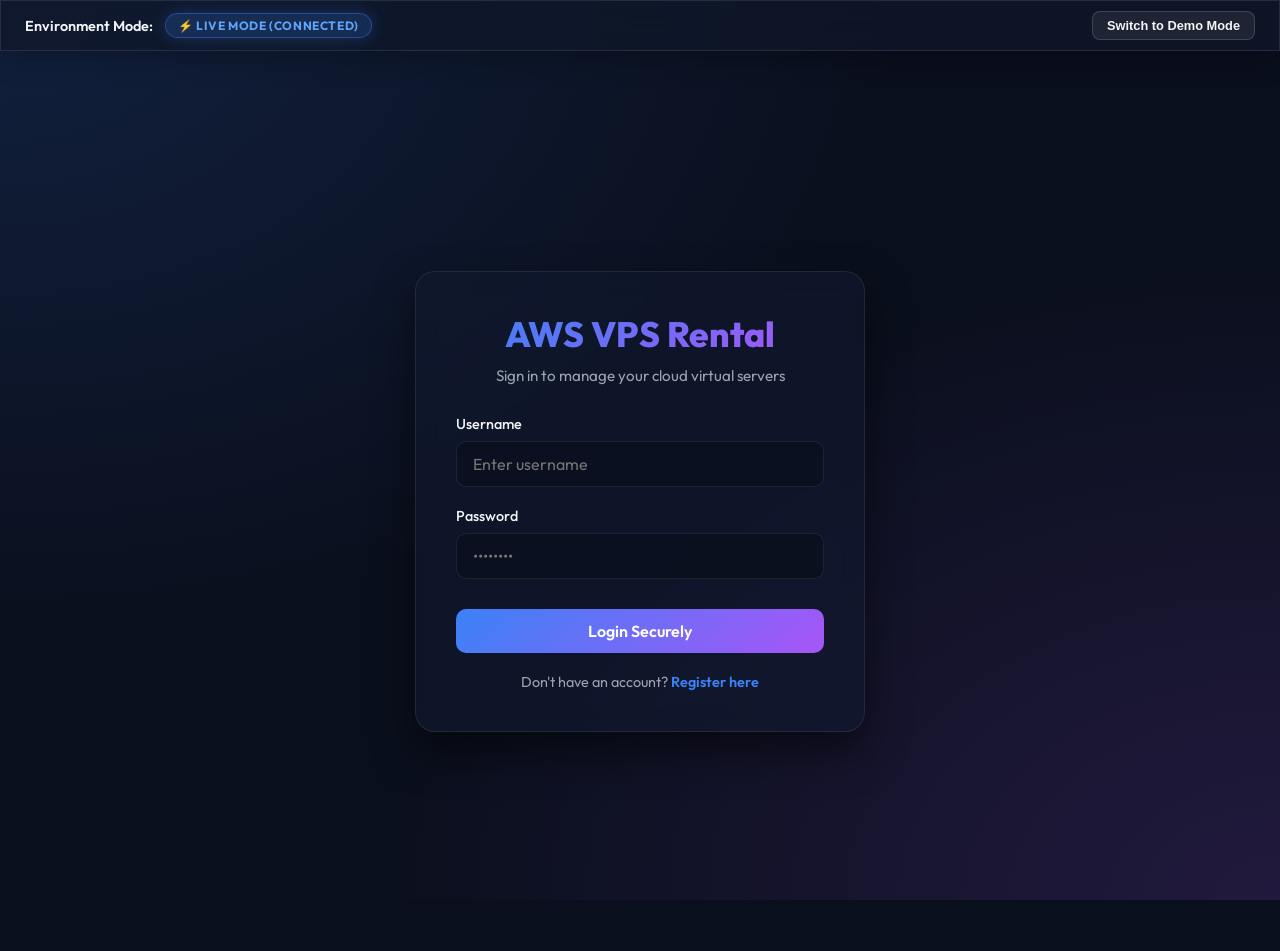
<file: src/main/resources/static/dashboard.html>
<!DOCTYPE html>
<html lang="en">
<head>
    <meta charset="UTF-8">
    <meta name="viewport" content="width=device-width, initial-scale=1.0">
    <title>Dashboard - AWS VPS Rental</title>
    <link rel="stylesheet" href="css/style.css">
</head>
<body>

    <div class="mode-panel">
        <div class="mode-info">
            <span>Environment Mode:</span>
            <span id="current-mode-badge" class="mode-badge mode-badge-mock">🔮 Demo Mode (Offline)</span>
        </div>
        <button id="toggle-mode-btn" class="mode-btn-toggle">Switch to Live Backend</button>
    </div>

    <div id="alert-banner"></div>

    <!-- NAVBAR -->
    <nav class="dashboard-nav">
        <div class="nav-brand">
            <span>⚡</span> AWS VPS Panel
        </div>
        <div class="nav-user">
            <div style="text-align: right;">
                <div id="user-display-name" style="font-weight: 700;">Loading...</div>
                <div id="user-display-email" style="font-size: 0.8rem; color: var(--text-muted);">Loading...</div>
            </div>
            <div class="avatar-wrapper" onclick="document.getElementById('avatar-file-input').click()">
                <img id="user-display-avatar" class="avatar-image" src="https://www.gravatar.com/avatar/00000000000000000000000000000000?d=mp&f=y" alt="Avatar">
            </div>
            <!-- Hidden avatar file input -->
            <input type="file" id="avatar-file-input" style="display: none;" accept="image/*">
            <button id="logout-btn" class="btn btn-secondary" style="width: auto; padding: 8px 16px; margin: 0;">Logout</button>
        </div>
    </nav>

    <!-- MAIN DASHBOARD CONTENT -->
    <main class="dashboard-main">
        
        <!-- LEFT COLUMN: VPS Instances & Rental -->
        <section style="display: flex; flex-direction: column; gap: 30px;">
            
            <!-- VPS Instance List -->
            <div class="panel-card">
                <div class="panel-header">
                    <h2>Rented VPS Instances</h2>
                    <button id="refresh-vps-list" class="btn btn-secondary" style="width: auto; padding: 6px 14px; margin: 0; font-size: 0.85rem;">🔄 Refresh</button>
                </div>
                
                <div id="vps-list-container" class="vps-grid">
                    <!-- Cards will be dynamically generated by JS -->
                    <div style="text-align: center; color: var(--text-muted); padding: 40px 0;">
                        Loading instances...
                    </div>
                </div>
            </div>

            <!-- Rent New VPS Form -->
            <div class="panel-card">
                <div class="panel-header">
                    <h2>Rent a New VPS</h2>
                </div>
                
                <form id="rent-vps-form" style="display: grid; grid-template-columns: 1fr 1fr; gap: 20px;">
                    <div class="form-group" style="grid-column: span 2;">
                        <label for="rent-name">VPS Name / Label</label>
                        <input type="text" id="rent-name" class="form-control" placeholder="production-db-server" required>
                    </div>
                    
                    <div class="form-group">
                        <label for="rent-instance-type">Instance Type (AWS EC2)</label>
                        <select id="rent-instance-type" class="form-control">
                            <option value="t2.micro">t2.micro ($5.00 / month)</option>
                            <option value="t3.micro" selected>t3.micro ($8.00 / month)</option>
                            <option value="t3.medium">t3.medium ($20.00 / month)</option>
                        </select>
                    </div>

                    <div class="form-group">
                        <label for="rent-os">Operating System</label>
                        <select id="rent-os" class="form-control">
                            <option value="UBUNTU">Ubuntu Server 22.04 LTS</option>
                            <option value="AMAZON_LINUX">Amazon Linux 2023</option>
                            <option value="WINDOWS">Windows Server 2022 Base</option>
                        </select>
                    </div>

                    <div style="grid-column: span 2; display: flex; align-items: center; justify-content: space-between; background: rgba(255,255,255,0.03); padding: 15px; border-radius: 8px;">
                        <div>
                            <span style="color: var(--text-muted); font-size: 0.9rem;">Initial Monthly Cost:</span>
                            <div id="rent-price-display" style="font-size: 1.4rem; font-weight: 800; color: var(--success);">$8.00</div>
                        </div>
                        <button type="submit" class="btn" style="width: auto; margin-top: 0;">Provision Server</button>
                    </div>
                </form>
            </div>

        </section>

        <!-- RIGHT COLUMN: Wallet & Account Logs -->
        <section style="display: flex; flex-direction: column; gap: 30px;">
            
            <!-- Wallet Card -->
            <div class="panel-card">
                <div class="panel-header">
                    <h2>My Cloud Wallet</h2>
                </div>
                
                <div class="wallet-box">
                    <div class="balance-title">Current Balance</div>
                    <div class="balance-amount" id="user-display-balance">$0.00</div>
                </div>

                <!-- Sim Deposit Form -->
                <form id="deposit-form" style="display: flex; flex-direction: column; gap: 10px;">
                    <div class="form-group" style="margin-bottom: 5px;">
                        <label for="deposit-amount">Deposit Funds (Simulated)</label>
                        <input type="number" id="deposit-amount" class="form-control" placeholder="50.00" min="0.01" step="0.01" required>
                    </div>
                    <button type="submit" class="btn">Add Simulated Balance</button>
                </form>
            </div>

            <!-- Transaction History -->
            <div class="panel-card">
                <div class="panel-header">
                    <h2>Transaction Logs</h2>
                </div>
                
                <div class="tx-table-container">
                    <table class="tx-table">
                        <thead>
                            <tr>
                                <th>Type</th>
                                <th>Amount</th>
                                <th>Description</th>
                            </tr>
                        </thead>
                        <tbody id="transaction-list-body">
                            <tr>
                                <td colspan="3" style="text-align: center; color: var(--text-muted);">No logs available</td>
                            </tr>
                        </tbody>
                    </table>
                </div>
            </div>

        </section>

    </main>

    <script src="js/app.js"></script>
</body>
</html>
</file>
<file: src/main/resources/static/css/style.css>
@import url('https://fonts.googleapis.com/css2?family=Outfit:wght@300;400;500;600;700;800&display=swap');

:root {
    --bg-dark: #0a0f1d;
    --bg-card: rgba(18, 26, 47, 0.65);
    --border-color: rgba(255, 255, 255, 0.08);
    --primary: #3b82f6;
    --primary-glow: rgba(59, 130, 246, 0.35);
    --secondary: #a855f7;
    --secondary-glow: rgba(168, 85, 247, 0.35);
    --success: #10b981;
    --success-glow: rgba(16, 185, 129, 0.2);
    --warning: #f59e0b;
    --warning-glow: rgba(245, 158, 11, 0.2);
    --danger: #ef4444;
    --danger-glow: rgba(239, 68, 68, 0.2);
    --text-main: #f3f4f6;
    --text-muted: #9ca3af;
    --font-family: 'Outfit', -apple-system, BlinkMacSystemFont, sans-serif;
    --transition: all 0.3s cubic-bezier(0.4, 0, 0.2, 1);
}

* {
    box-sizing: border-box;
    margin: 0;
    padding: 0;
}

body {
    background-color: var(--bg-dark);
    background-image: 
        radial-gradient(at 0% 0%, rgba(59, 130, 246, 0.15) 0px, transparent 50%),
        radial-gradient(at 100% 100%, rgba(168, 85, 247, 0.15) 0px, transparent 50%);
    background-attachment: fixed;
    color: var(--text-main);
    font-family: var(--font-family);
    min-height: 100vh;
    display: flex;
    flex-direction: column;
    overflow-x: hidden;
}

/* Auth Pages Container */
.auth-container {
    display: flex;
    align-items: center;
    justify-content: center;
    min-height: 100vh;
    padding: 20px;
}

.auth-card {
    background: var(--bg-card);
    backdrop-filter: blur(12px);
    border: 1px solid var(--border-color);
    border-radius: 20px;
    padding: 40px;
    width: 100%;
    max-width: 450px;
    box-shadow: 0 20px 40px rgba(0, 0, 0, 0.5);
    animation: fadeIn 0.6s ease-out;
}

@keyframes fadeIn {
    from { opacity: 0; transform: translateY(20px); }
    to { opacity: 1; transform: translateY(0); }
}

.auth-header {
    text-align: center;
    margin-bottom: 30px;
}

.auth-header h1 {
    font-size: 2.2rem;
    font-weight: 800;
    background: linear-gradient(135deg, var(--primary), var(--secondary));
    -webkit-background-clip: text;
    -webkit-text-fill-color: transparent;
    margin-bottom: 10px;
}

.auth-header p {
    color: var(--text-muted);
    font-size: 0.95rem;
}

/* Forms */
.form-group {
    margin-bottom: 20px;
}

.form-group label {
    display: block;
    margin-bottom: 8px;
    font-size: 0.9rem;
    font-weight: 500;
    color: var(--text-main);
}

.form-control {
    width: 100%;
    background: rgba(10, 15, 29, 0.8);
    border: 1px solid var(--border-color);
    border-radius: 10px;
    padding: 12px 16px;
    color: #fff;
    font-family: var(--font-family);
    font-size: 1rem;
    transition: var(--transition);
}

.form-control:focus {
    outline: none;
    border-color: var(--primary);
    box-shadow: 0 0 0 3px var(--primary-glow);
}

/* Buttons */
.btn {
    display: inline-flex;
    align-items: center;
    justify-content: center;
    background: linear-gradient(135deg, var(--primary), var(--secondary));
    color: white;
    border: none;
    border-radius: 10px;
    padding: 12px 24px;
    font-family: var(--font-family);
    font-weight: 600;
    font-size: 1rem;
    cursor: pointer;
    transition: var(--transition);
    width: 100%;
    margin-top: 10px;
}

.btn:hover {
    transform: translateY(-2px);
    box-shadow: 0 8px 20px rgba(59, 130, 246, 0.4);
}

.btn:active {
    transform: translateY(0);
}

.btn-secondary {
    background: rgba(255, 255, 255, 0.08);
    border: 1px solid var(--border-color);
    color: var(--text-main);
}

.btn-secondary:hover {
    background: rgba(255, 255, 255, 0.15);
    box-shadow: none;
}

.auth-switch {
    text-align: center;
    margin-top: 20px;
    font-size: 0.9rem;
    color: var(--text-muted);
}

.auth-switch a {
    color: var(--primary);
    text-decoration: none;
    font-weight: 600;
}

.auth-switch a:hover {
    text-decoration: underline;
}

/* Dashboard Layout */
.dashboard-nav {
    display: flex;
    align-items: center;
    justify-content: space-between;
    padding: 20px 40px;
    background: rgba(10, 15, 29, 0.6);
    backdrop-filter: blur(10px);
    border-bottom: 1px solid var(--border-color);
    position: sticky;
    top: 0;
    z-index: 100;
}

.nav-brand {
    font-size: 1.5rem;
    font-weight: 800;
    background: linear-gradient(135deg, var(--primary), var(--secondary));
    -webkit-background-clip: text;
    -webkit-text-fill-color: transparent;
    display: flex;
    align-items: center;
    gap: 8px;
}

.nav-user {
    display: flex;
    align-items: center;
    gap: 20px;
}

.avatar-wrapper {
    position: relative;
    width: 45px;
    height: 45px;
    border-radius: 50%;
    overflow: hidden;
    border: 2px solid var(--primary);
    cursor: pointer;
}

.avatar-image {
    width: 100%;
    height: 100%;
    object-fit: cover;
}

.dashboard-main {
    flex: 1;
    max-width: 1200px;
    width: 100%;
    margin: 0 auto;
    padding: 40px 20px;
    display: grid;
    grid-template-columns: 1fr;
    gap: 30px;
}

@media(min-width: 992px) {
    .dashboard-main {
        grid-template-columns: 2fr 1fr;
    }
}

.panel-card {
    background: var(--bg-card);
    backdrop-filter: blur(12px);
    border: 1px solid var(--border-color);
    border-radius: 16px;
    padding: 30px;
    box-shadow: 0 10px 30px rgba(0, 0, 0, 0.2);
}

.panel-header {
    display: flex;
    justify-content: space-between;
    align-items: center;
    margin-bottom: 25px;
}

.panel-header h2 {
    font-size: 1.5rem;
    font-weight: 700;
}

/* User Wallet & Info */
.wallet-box {
    background: linear-gradient(135deg, rgba(59, 130, 246, 0.1), rgba(168, 85, 247, 0.1));
    border: 1px dashed var(--primary);
    border-radius: 12px;
    padding: 20px;
    text-align: center;
    margin-bottom: 20px;
}

.balance-title {
    color: var(--text-muted);
    font-size: 0.9rem;
    margin-bottom: 5px;
}

.balance-amount {
    font-size: 2.2rem;
    font-weight: 800;
    color: #fff;
}

/* Grid for VPS cards */
.vps-grid {
    display: grid;
    grid-template-columns: 1fr;
    gap: 20px;
}

@media(min-width: 768px) and (max-width: 991px) {
    .vps-grid {
        grid-template-columns: 1fr 1fr;
    }
}

.vps-card {
    background: rgba(255, 255, 255, 0.03);
    border: 1px solid var(--border-color);
    border-radius: 14px;
    padding: 20px;
    transition: var(--transition);
}

.vps-card:hover {
    border-color: rgba(59, 130, 246, 0.3);
    transform: translateY(-3px);
    box-shadow: 0 10px 20px rgba(0,0,0,0.3);
}

.vps-header {
    display: flex;
    justify-content: space-between;
    align-items: center;
    margin-bottom: 15px;
}

.vps-title {
    font-weight: 700;
    font-size: 1.15rem;
}

.status-badge {
    padding: 4px 10px;
    border-radius: 50px;
    font-size: 0.75rem;
    font-weight: 700;
    text-transform: uppercase;
}

.status-running {
    background: var(--success-glow);
    color: var(--success);
    border: 1px solid rgba(16, 185, 129, 0.3);
}

.status-pending {
    background: var(--warning-glow);
    color: var(--warning);
    border: 1px solid rgba(245, 158, 11, 0.3);
}

.status-stopped {
    background: var(--danger-glow);
    color: var(--danger);
    border: 1px solid rgba(239, 68, 68, 0.3);
}

.vps-details {
    font-size: 0.9rem;
    color: var(--text-muted);
    margin-bottom: 20px;
    display: grid;
    grid-template-columns: 1fr 1fr;
    gap: 10px;
}

.vps-details span strong {
    color: var(--text-main);
}

.vps-actions {
    display: flex;
    flex-wrap: wrap;
    gap: 8px;
}

.vps-actions button {
    flex: 1;
    padding: 8px 12px;
    border-radius: 6px;
    font-weight: 600;
    font-size: 0.85rem;
}

/* Custom Alert Banner */
#alert-banner {
    position: fixed;
    top: 20px;
    right: 20px;
    padding: 16px 24px;
    border-radius: 10px;
    color: white;
    font-weight: 600;
    box-shadow: 0 10px 25px rgba(0,0,0,0.5);
    z-index: 1000;
    display: none;
    animation: slideIn 0.3s ease-out;
}

@keyframes slideIn {
    from { transform: translateX(120%); }
    to { transform: translateX(0); }
}

.alert-success { background-color: var(--success); }
.alert-error { background-color: var(--danger); }

/* Table styling for transactions */
.tx-table-container {
    overflow-x: auto;
}

.tx-table {
    width: 100%;
    border-collapse: collapse;
    margin-top: 10px;
    font-size: 0.9rem;
}

.tx-table th, .tx-table td {
    padding: 12px;
    text-align: left;
    border-bottom: 1px solid var(--border-color);
}

.tx-table th {
    color: var(--text-muted);
    font-weight: 600;
}

.tx-amount-plus {
    color: var(--success);
    font-weight: 700;
}

.tx-amount-minus {
    color: var(--danger);
    font-weight: 700;
}

/* Mode Indicator Panel */
.mode-panel {
    display: flex;
    align-items: center;
    justify-content: space-between;
    background: rgba(15, 23, 42, 0.75);
    backdrop-filter: blur(16px);
    -webkit-backdrop-filter: blur(16px);
    border: 1px solid rgba(255, 255, 255, 0.1);
    padding: 10px 24px;
    font-size: 0.9rem;
    font-weight: 600;
    color: var(--text-main);
    z-index: 1000;
    position: relative;
    box-shadow: 0 4px 30px rgba(0, 0, 0, 0.3);
}

.mode-info {
    display: flex;
    align-items: center;
    gap: 12px;
}

.mode-badge {
    padding: 4px 12px;
    border-radius: 50px;
    font-size: 0.75rem;
    font-weight: 700;
    text-transform: uppercase;
    letter-spacing: 0.05em;
    display: inline-flex;
    align-items: center;
    gap: 6px;
    box-shadow: 0 0 10px rgba(0, 0, 0, 0.2);
}

.mode-badge-mock {
    background: rgba(168, 85, 247, 0.2);
    color: #c084fc;
    border: 1px solid rgba(168, 85, 247, 0.4);
    box-shadow: 0 0 15px rgba(168, 85, 247, 0.25);
    animation: glow-purple 2s infinite alternate;
}

.mode-badge-live {
    background: rgba(59, 130, 246, 0.2);
    color: #60a5fa;
    border: 1px solid rgba(59, 130, 246, 0.4);
    box-shadow: 0 0 15px rgba(59, 130, 246, 0.25);
    animation: glow-blue 2s infinite alternate;
}

.mode-btn-toggle {
    background: rgba(255, 255, 255, 0.07);
    border: 1px solid rgba(255, 255, 255, 0.15);
    color: var(--text-main);
    padding: 6px 14px;
    border-radius: 8px;
    font-size: 0.8rem;
    font-weight: 600;
    cursor: pointer;
    transition: var(--transition);
    width: auto;
    margin: 0;
}

.mode-btn-toggle:hover {
    background: rgba(255, 255, 255, 0.15);
    border-color: rgba(255, 255, 255, 0.3);
    transform: translateY(-1px);
}

/* Pulsing effects for transitions */
@keyframes glow-purple {
    from { box-shadow: 0 0 5px rgba(168, 85, 247, 0.2); }
    to { box-shadow: 0 0 15px rgba(168, 85, 247, 0.5); }
}

@keyframes glow-blue {
    from { box-shadow: 0 0 5px rgba(59, 130, 246, 0.2); }
    to { box-shadow: 0 0 15px rgba(59, 130, 246, 0.5); }
}

@keyframes pulse-warning {
    0% { opacity: 0.6; box-shadow: 0 0 0 0 rgba(245, 158, 11, 0.4); }
    70% { opacity: 1; box-shadow: 0 0 0 6px rgba(245, 158, 11, 0); }
    100% { opacity: 0.6; box-shadow: 0 0 0 0 rgba(245, 158, 11, 0); }
}

.status-pending, .status-rebooting, .status-stopping {
    animation: pulse-warning 1.8s infinite ease-in-out;
}

/* Extra premium styling */
.panel-card {
    border: 1px solid rgba(255, 255, 255, 0.07);
    background: rgba(15, 23, 42, 0.45);
    box-shadow: 0 8px 32px 0 rgba(0, 0, 0, 0.37);
}

.btn:hover {
    box-shadow: 0 0 20px rgba(59, 130, 246, 0.4), 0 0 40px rgba(168, 85, 247, 0.2);
}

.vps-card {
    background: rgba(255, 255, 255, 0.02);
    border: 1px solid rgba(255, 255, 255, 0.05);
}

/* Tooltip or instruction helper for verification */
.demo-helper {
    background: rgba(168, 85, 247, 0.1);
    border: 1px dashed rgba(168, 85, 247, 0.3);
    padding: 12px;
    border-radius: 10px;
    margin-top: 15px;
    font-size: 0.85rem;
    color: #d8b4fe;
    display: flex;
    flex-direction: column;
    gap: 4px;
}

.demo-helper strong {
    color: #f3e8ff;
}
</file>
